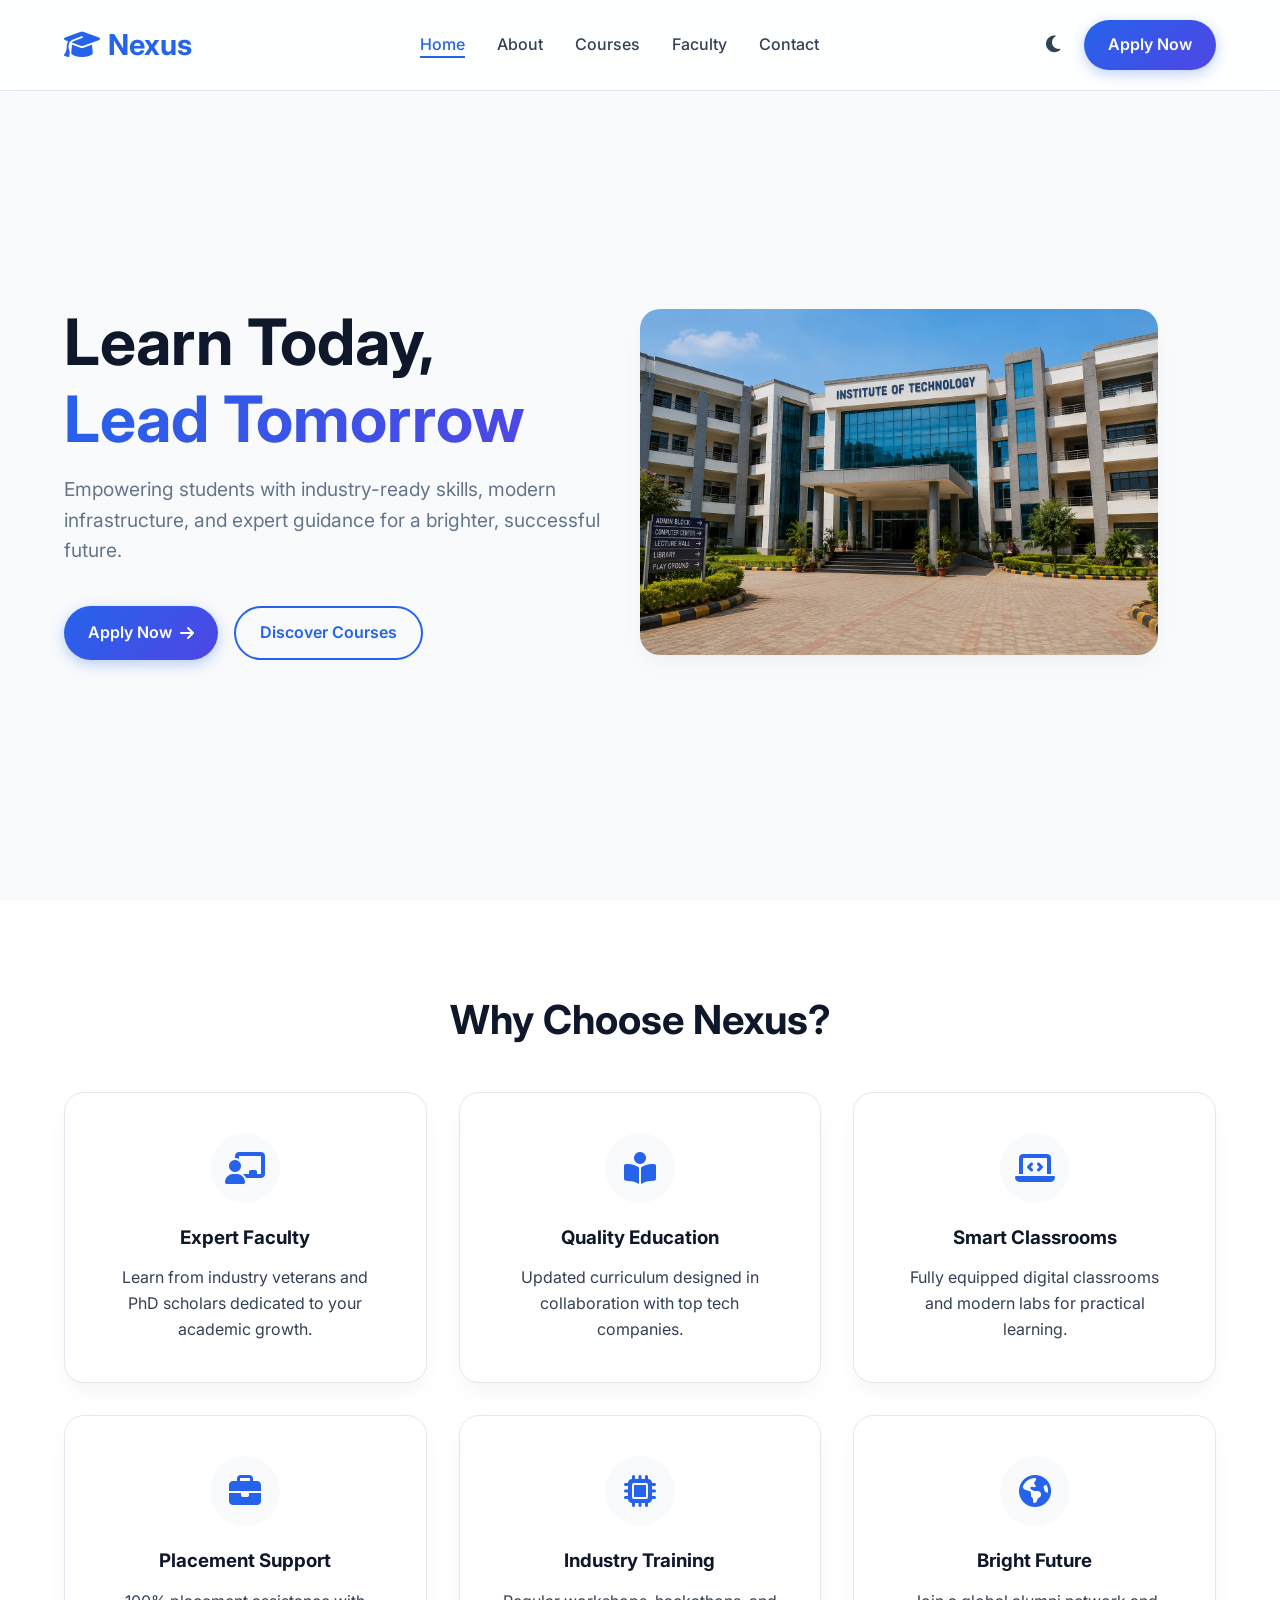
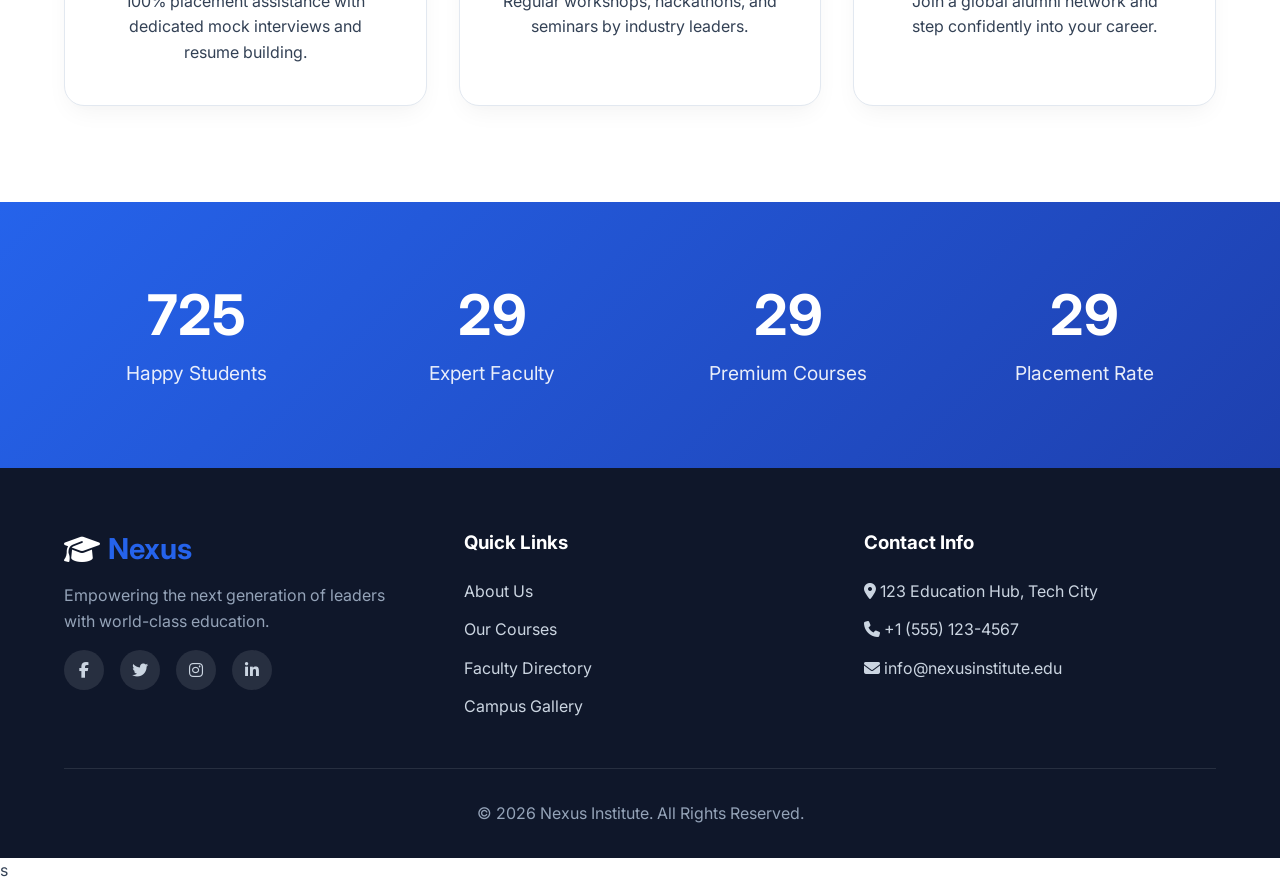
<file: index.html>
<!DOCTYPE html>
<html lang="en" data-theme="light">
<head>
    <meta charset="UTF-8">
    <meta name="viewport" content="width=device-width, initial-scale=1.0">
    <title>Nexus Institute | Learn Today, Lead Tomorrow</title>
    
    <!-- Google Fonts -->
    <link href="https://fonts.googleapis.com/css2?family=Inter:wght@300;400;500;600;700&display=swap" rel="stylesheet">
    <!-- FontAwesome Icons -->
    <link rel="stylesheet" href="https://cdnjs.cloudflare.com/ajax/libs/font-awesome/6.4.0/css/all.min.css">
    <!-- Custom CSS -->
    <link rel="stylesheet" href="style.css">
</head>
<body>
    <!-- Scroll Progress Bar -->
    <div id="scroll-progress"></div>

    <!-- Navbar -->
    <nav class="navbar">
        <div class="nav-logo">
            <a href="index.html">
                <h2><i class="fa-solid fa-graduation-cap"></i> Nexus</h2>
            </a>
        </div>
        <ul class="nav-links">
            <li><a href="index.html">Home</a></li>
            <li><a href="about.html">About</a></li>
            <li><a href="courses.html">Courses</a></li>
            <li><a href="faculty.html">Faculty</a></li>
            <li><a href="contact.html">Contact</a></li>
        </ul>
        <div class="nav-actions">
            <button id="theme-toggle" aria-label="Toggle Dark Mode">
                <i class="fa-solid fa-moon"></i>
            </button>
            <a href="contact.html" class="btn btn-primary">Apply Now</a>
            <button class="hamburger"><i class="fa-solid fa-bars"></i></button>
        </div>
    </nav>

    <!-- Hero Section -->
    <header class="hero">
        <div class="hero-content fade-up">
            <h1>Learn Today,<br><span>Lead Tomorrow</span></h1>
            <p class="hero-subtitle">Empowering students with industry-ready skills, modern infrastructure, and expert guidance for a brighter, successful future.</p>
            <div class="hero-buttons">
                <a href="contact.html" class="btn btn-primary">Apply Now <i class="fa-solid fa-arrow-right"></i></a>
                <a href="courses.html" class="btn btn-outline">Discover Courses</a>
            </div>
        </div>
        <div class="hero-image">
    <img src="institute.png" alt=" Modern Institute Campus">
</div>
    </header>

    <!-- Feature Cards Section -->
    <section class="features">
        <h2 class="section-title fade-up">Why Choose Nexus?</h2>
        <div class="grid-6 fade-up">
            <div class="feature-card">
                <div class="feature-icon"><i class="fa-solid fa-chalkboard-user"></i></div>
                <h3>Expert Faculty</h3>
                <p>Learn from industry veterans and PhD scholars dedicated to your academic growth.</p>
            </div>
            <div class="feature-card">
                <div class="feature-icon"><i class="fa-solid fa-book-open-reader"></i></div>
                <h3>Quality Education</h3>
                <p>Updated curriculum designed in collaboration with top tech companies.</p>
            </div>
            <div class="feature-card">
                <div class="feature-icon"><i class="fa-solid fa-laptop-code"></i></div>
                <h3>Smart Classrooms</h3>
                <p>Fully equipped digital classrooms and modern labs for practical learning.</p>
            </div>
            <div class="feature-card">
                <div class="feature-icon"><i class="fa-solid fa-briefcase"></i></div>
                <h3>Placement Support</h3>
                <p>100% placement assistance with dedicated mock interviews and resume building.</p>
            </div>
            <div class="feature-card">
                <div class="feature-icon"><i class="fa-solid fa-microchip"></i></div>
                <h3>Industry Training</h3>
                <p>Regular workshops, hackathons, and seminars by industry leaders.</p>
            </div>
            <div class="feature-card">
                <div class="feature-icon"><i class="fa-solid fa-earth-americas"></i></div>
                <h3>Bright Future</h3>
                <p>Join a global alumni network and step confidently into your career.</p>
            </div>
        </div>
    </section>

    <!-- Statistics Section -->
    <section class="stats fade-up">
        <div class="stat-item">
            <h2 class="counter" data-target="5000" data-suffix="+">0</h2>
            <p>Happy Students</p>
        </div>
        <div class="stat-item">
            <h2 class="counter" data-target="120" data-suffix="+">0</h2>
            <p>Expert Faculty</p>
        </div>
        <div class="stat-item">
            <h2 class="counter" data-target="50" data-suffix="+">0</h2>
            <p>Premium Courses</p>
        </div>
        <div class="stat-item">
            <h2 class="counter" data-target="98" data-suffix="%">0</h2>
            <p>Placement Rate</p>
        </div>
    </section>

    <!-- Footer -->
    <footer>
        <div class="footer-grid">
            <div class="footer-col">
                <div class="nav-logo" style="margin-bottom: 1rem;">
                    <a href="index.html">
                        <h2><i class="fa-solid fa-graduation-cap" style="color: white;"></i> Nexus</h2>
                    </a>
                </div>
                <p style="color: #94a3b8;">Empowering the next generation of leaders with world-class education.</p>
                <div class="social-links">
                    <a href="#"><i class="fa-brands fa-facebook-f"></i></a>
                    <a href="#"><i class="fa-brands fa-twitter"></i></a>
                    <a href="#"><i class="fa-brands fa-instagram"></i></a>
                    <a href="#"><i class="fa-brands fa-linkedin-in"></i></a>
                </div>
            </div>
            <div class="footer-col">
                <h3>Quick Links</h3>
                <ul>
                    <li><a href="about.html">About Us</a></li>
                    <li><a href="courses.html">Our Courses</a></li>
                    <li><a href="faculty.html">Faculty Directory</a></li>
                    <li><a href="gallery.html">Campus Gallery</a></li>
                </ul>
            </div>
            <div class="footer-col">
                <h3>Contact Info</h3>
                <ul style="color: #cbd5e1;">
                    <li><i class="fa-solid fa-location-dot"></i> 123 Education Hub, Tech City</li>
                    <li><i class="fa-solid fa-phone"></i> +1 (555) 123-4567</li>
                    <li><i class="fa-solid fa-envelope"></i> info@nexusinstitute.edu</li>
                </ul>
            </div>
        </div>
        <div class="footer-bottom">
            <p>&copy; 2026 Nexus Institute. All Rights Reserved.</p>
        </div>
    </footer>

    <!-- Scripts -->
    <script src="script.js"></script>
</body>
</html>s
</file>
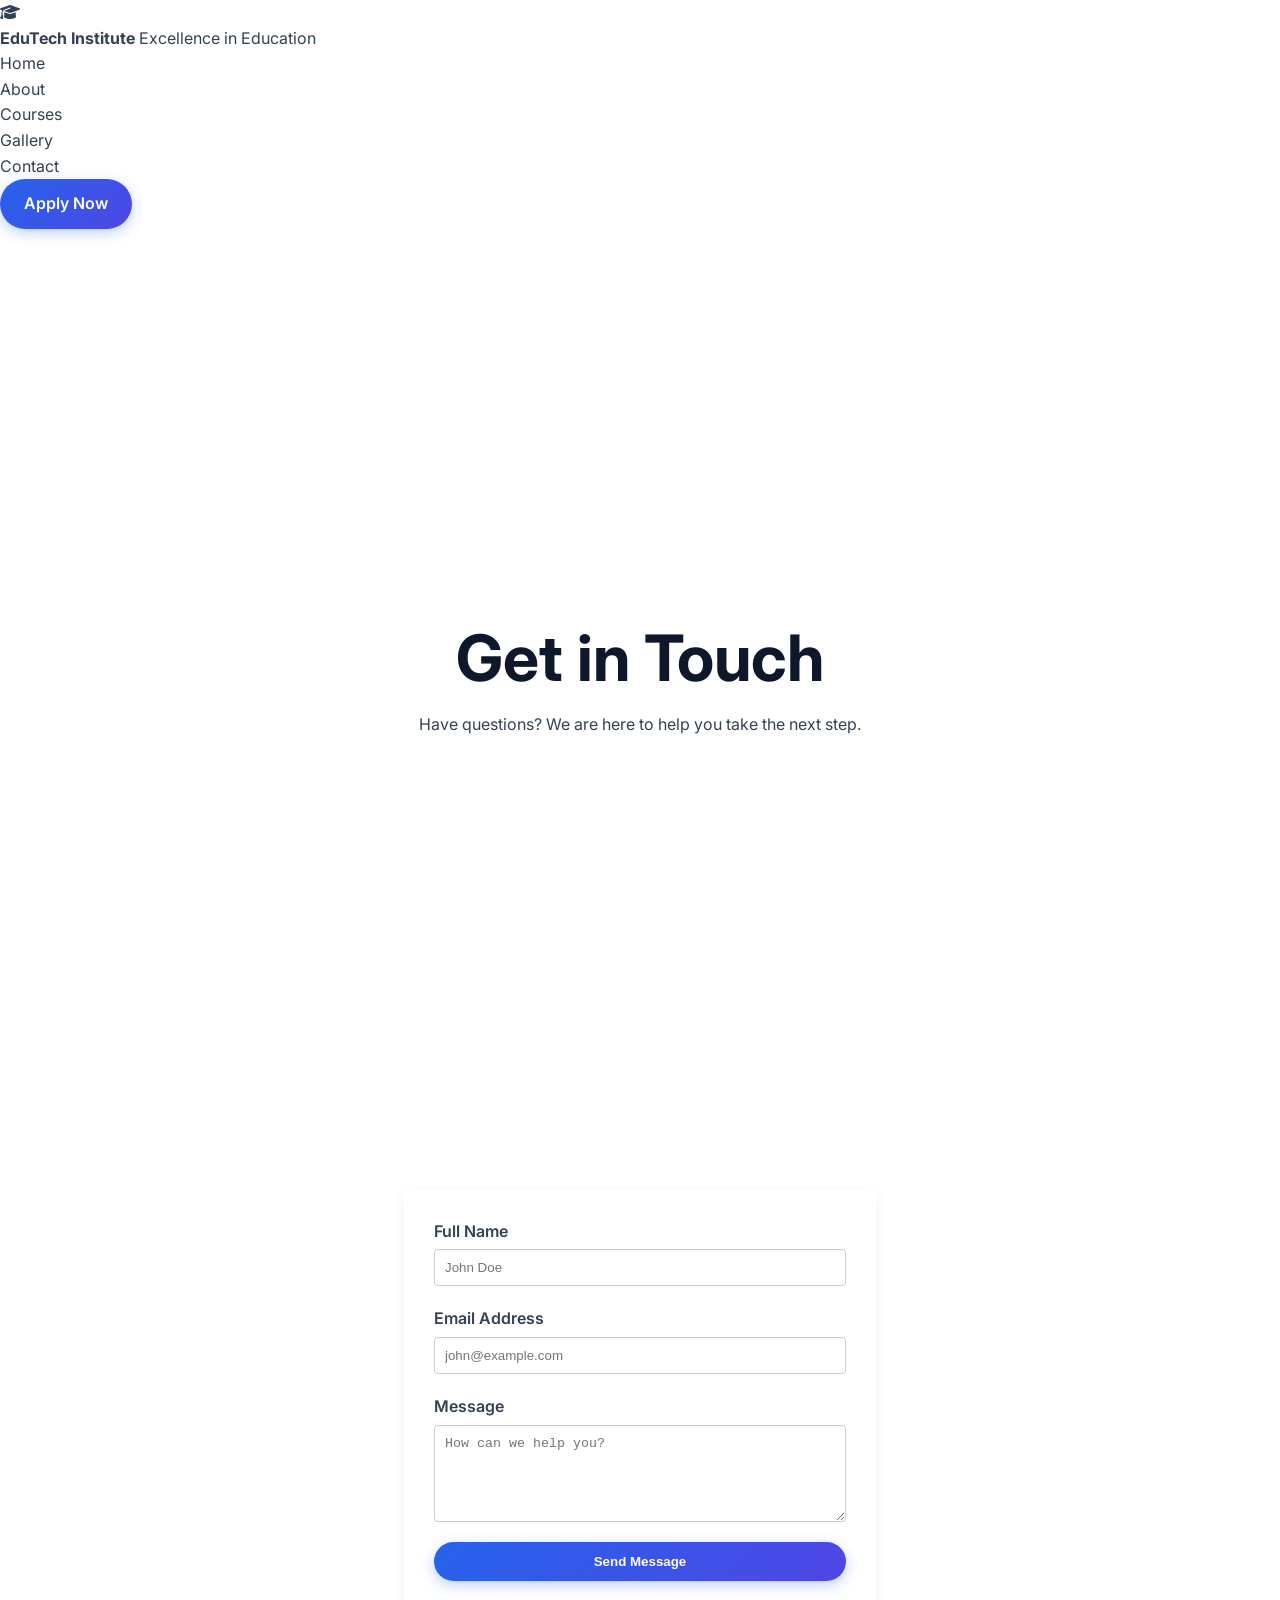
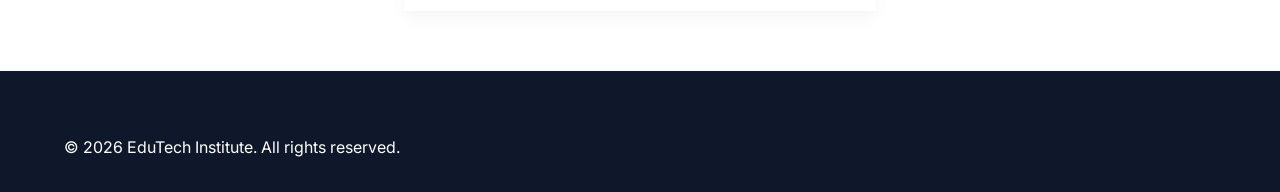
<file: Contact.html>
<!DOCTYPE html>
<html lang="en">
<head>
    <meta charset="UTF-8">
    <meta name="viewport" content="width=device-width, initial-scale=1.0">
    <title>Contact Us - EduTech Institute</title>
    <link rel="stylesheet" href="style.css">
    <link rel="stylesheet" href="https://cdnjs.cloudflare.com/ajax/libs/font-awesome/6.4.0/css/all.min.css">
    <link href="https://fonts.googleapis.com/css2?family=Inter:wght@400;600;700&display=swap" rel="stylesheet">
</head>
<body>

    <header>
        <div class="logo">
            <i class="fa-solid fa-graduation-cap logo-icon"></i>
            <div>
                <strong>EduTech Institute</strong>
                <span>Excellence in Education</span>
            </div>
        </div>
        <nav>
            <ul>
                <li><a href="index.html">Home</a></li>
                <li><a href="about.html">About</a></li>
                <li><a href="courses.html">Courses</a></li>
                <li><a href="gallery.html">Gallery</a></li>
                <li><a href="contact.html" class="active">Contact</a></li>
            </ul>
        </nav>
        <a href="#apply" class="btn btn-primary">Apply Now</a>
    </header>

    <section class="hero" style="background-color: var(--bg-light); text-align: center; justify-content: center; padding: 40px 5%;">
        <div class="hero-content">
            <h1>Get in Touch</h1>
            <p class="description">Have questions? We are here to help you take the next step.</p>
        </div>
    </section>

    <section style="padding: 60px 5%; max-width: 600px; margin: 0 auto;">
        <form style="display: flex; flex-direction: column; gap: 20px; background: var(--white); padding: 30px; border-radius: var(--border-radius); box-shadow: 0 4px 15px rgba(0,0,0,0.05);">
            <div style="display: flex; flex-direction: column; gap: 5px;">
                <label for="name" style="font-weight: 600;">Full Name</label>
                <input type="text" id="name" placeholder="John Doe" style="padding: 10px; border: 1px solid #ccc; border-radius: 4px;">
            </div>
            
            <div style="display: flex; flex-direction: column; gap: 5px;">
                <label for="email" style="font-weight: 600;">Email Address</label>
                <input type="email" id="email" placeholder="john@example.com" style="padding: 10px; border: 1px solid #ccc; border-radius: 4px;">
            </div>

            <div style="display: flex; flex-direction: column; gap: 5px;">
                <label for="message" style="font-weight: 600;">Message</label>
                <textarea id="message" rows="5" placeholder="How can we help you?" style="padding: 10px; border: 1px solid #ccc; border-radius: 4px; resize: vertical;"></textarea>
            </div>

            <button type="submit" class="btn btn-primary" style="width: 100%; border: none;">Send Message</button>
        </form>
    </section>

    <footer>
        <p>&copy; 2026 EduTech Institute. All rights reserved.</p>
    </footer>

</body>
</html>
</file>
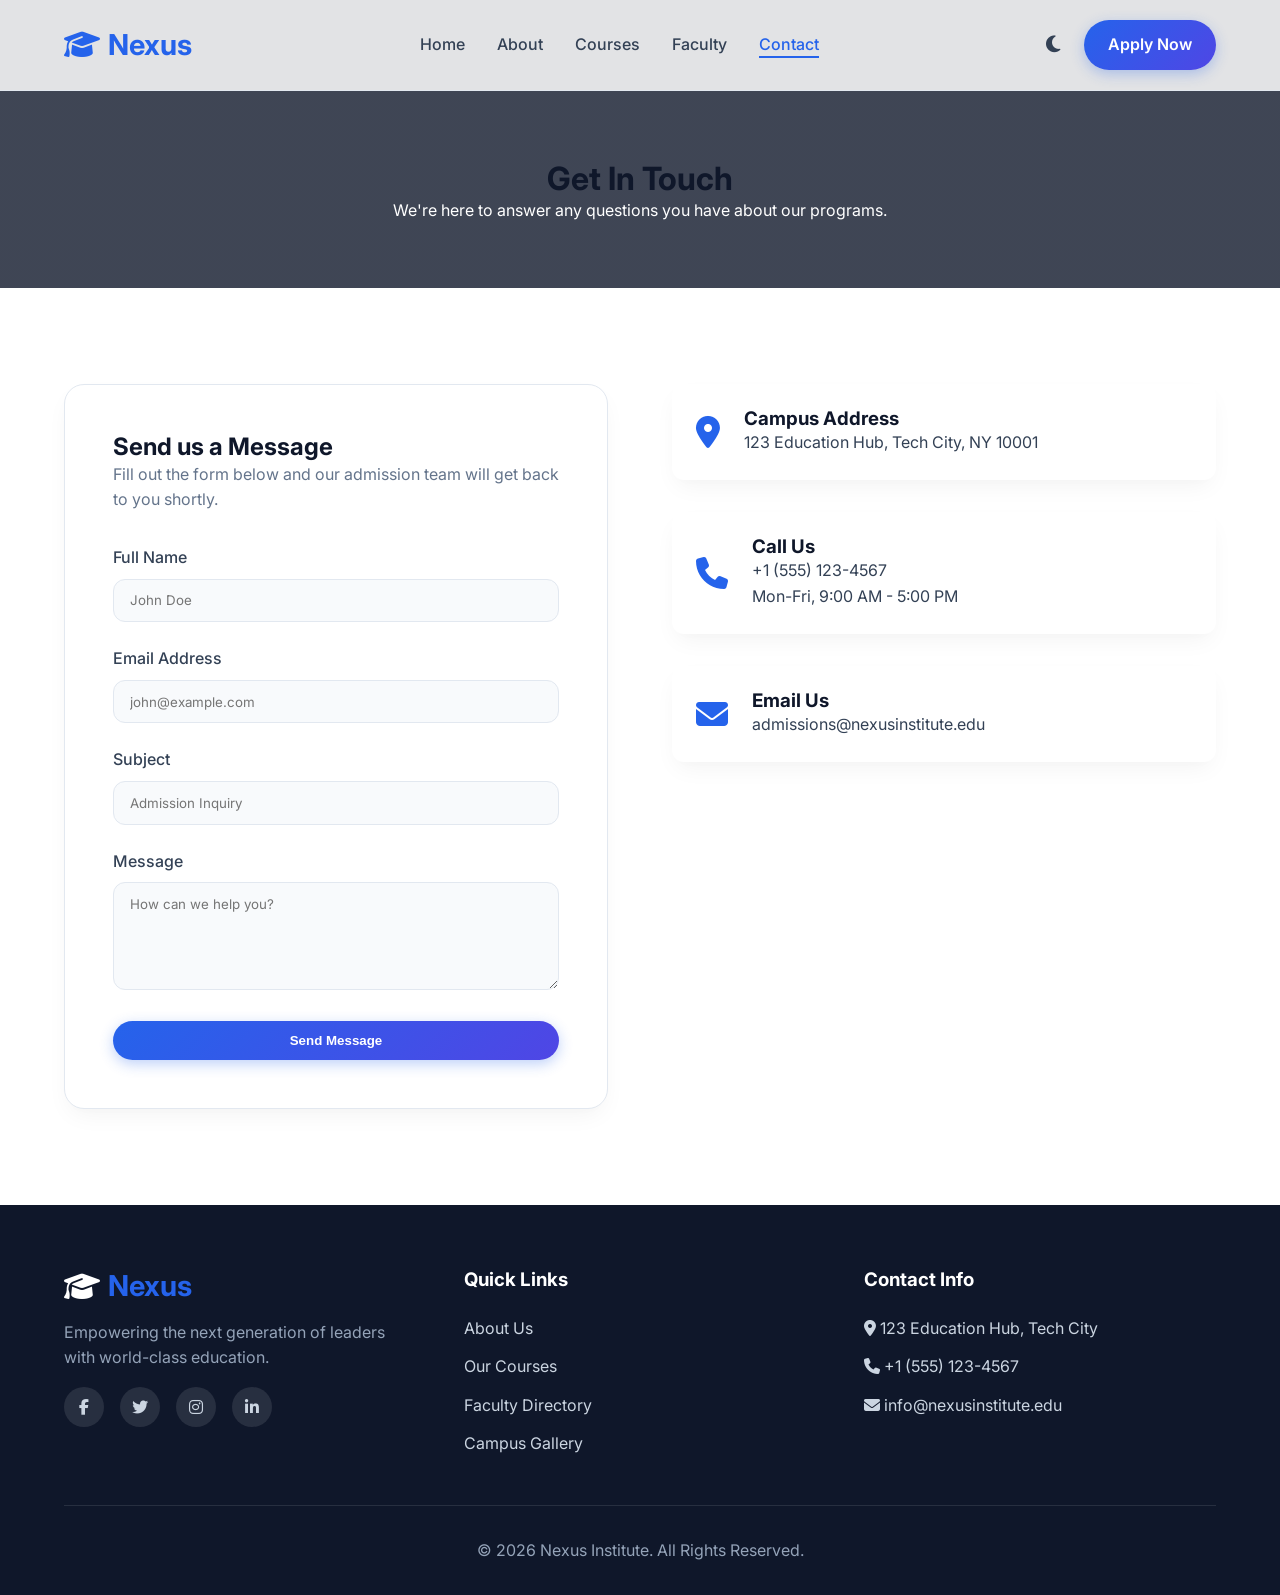
<file: contact.html>
<!DOCTYPE html>
<html lang="en" data-theme="light">
<head>
    <meta charset="UTF-8">
    <meta name="viewport" content="width=device-width, initial-scale=1.0">
    <title>Contact Us | Nexus Institute</title>
    <link href="https://fonts.googleapis.com/css2?family=Inter:wght@300;400;500;600;700&display=swap" rel="stylesheet">
    <link rel="stylesheet" href="https://cdnjs.cloudflare.com/ajax/libs/font-awesome/6.4.0/css/all.min.css">
    <link rel="stylesheet" href="style.css">
    <style>
        .page-header {
            padding: 10rem 5% 4rem;
            background: linear-gradient(rgba(15,23,42,0.8), rgba(15,23,42,0.8)), url('https://images.unsplash.com/photo-1541339907198-e08756dedf3f?ixlib=rb-4.0.3&auto=format&fit=crop&w=1920&q=80') center/cover;
            color: white;
            text-align: center;
        }
        .contact-container {
            display: grid;
            grid-template-columns: 1fr 1fr;
            gap: 4rem;
            padding: 6rem 5%;
        }
        .contact-form {
            background: var(--card-bg);
            padding: 3rem;
            border-radius: var(--radius-lg);
            box-shadow: var(--shadow-soft);
            border: 1px solid var(--border-color);
        }
        .form-group { margin-bottom: 1.5rem; }
        .form-group label { display: block; margin-bottom: 0.5rem; font-weight: 500; }
        .form-control {
            width: 100%;
            padding: 0.8rem 1rem;
            border: 1px solid var(--border-color);
            border-radius: var(--radius-md);
            background: var(--bg-alt);
            color: var(--text-main);
            font-family: inherit;
        }
        .form-control:focus { outline: none; border-color: var(--primary-color); }
        .error-msg { color: #ef4444; font-size: 0.85rem; margin-top: 0.5rem; display: none; }
        
        .contact-info-cards { display: grid; gap: 2rem; margin-bottom: 2rem; }
        .info-card {
            display: flex;
            align-items: center;
            gap: 1.5rem;
            padding: 1.5rem;
            background: var(--card-bg);
            border-radius: var(--radius-md);
            box-shadow: var(--shadow-soft);
        }
        .info-card i { font-size: 2rem; color: var(--primary-color); }
        .map-container { border-radius: var(--radius-md); overflow: hidden; height: 300px; }
        
        @media (max-width: 768px) {
            .contact-container { grid-template-columns: 1fr; }
        }
    </style>
</head>
<body>
    <div id="scroll-progress"></div>

    <nav class="navbar">
        <div class="nav-logo">
            <a href="index.html"><h2><i class="fa-solid fa-graduation-cap"></i> Nexus</h2></a>
        </div>
        <ul class="nav-links">
            <li><a href="index.html">Home</a></li>
            <li><a href="about.html">About</a></li>
            <li><a href="courses.html">Courses</a></li>
            <li><a href="faculty.html">Faculty</a></li>
            <li><a href="contact.html">Contact</a></li>
        </ul>
        <div class="nav-actions">
            <button id="theme-toggle" aria-label="Toggle Dark Mode"><i class="fa-solid fa-moon"></i></button>
            <a href="#" class="btn btn-primary">Apply Now</a>
            <button class="hamburger"><i class="fa-solid fa-bars"></i></button>
        </div>
    </nav>
    
    <header class="page-header">
        <h1>Get In Touch</h1>
        <p>We're here to answer any questions you have about our programs.</p>
    </header>

    <section class="contact-container">
        <div class="contact-form fade-up">
            <h2>Send us a Message</h2>
            <p style="color: var(--text-muted); margin-bottom: 2rem;">Fill out the form below and our admission team will get back to you shortly.</p>
            
            <form id="contactForm" novalidate>
                <div class="form-group">
                    <label>Full Name</label>
                    <input type="text" id="name" class="form-control" placeholder="John Doe">
                    <div class="error-msg" id="nameError">Please enter your name.</div>
                </div>
                <div class="form-group">
                    <label>Email Address</label>
                    <input type="email" id="email" class="form-control" placeholder="john@example.com">
                    <div class="error-msg" id="emailError">Please enter a valid email.</div>
                </div>
                <div class="form-group">
                    <label>Subject</label>
                    <input type="text" id="subject" class="form-control" placeholder="Admission Inquiry">
                </div>
                <div class="form-group">
                    <label>Message</label>
                    <textarea id="message" class="form-control" rows="5" placeholder="How can we help you?"></textarea>
                    <div class="error-msg" id="msgError">Message cannot be empty.</div>
                </div>
                <button type="submit" class="btn btn-primary" style="width: 100%;">Send Message</button>
            </form>
        </div>

        <div class="contact-details fade-up">
            <div class="contact-info-cards">
                <div class="info-card">
                    <i class="fa-solid fa-location-dot"></i>
                    <div>
                        <h3>Campus Address</h3>
                        <p>123 Education Hub, Tech City, NY 10001</p>
                    </div>
                </div>
                <div class="info-card">
                    <i class="fa-solid fa-phone"></i>
                    <div>
                        <h3>Call Us</h3>
                        <p>+1 (555) 123-4567<br>Mon-Fri, 9:00 AM - 5:00 PM</p>
                    </div>
                </div>
                <div class="info-card">
                    <i class="fa-solid fa-envelope"></i>
                    <div>
                        <h3>Email Us</h3>
                        <p>admissions@nexusinstitute.edu</p>
                    </div>
                </div>
            </div>
            
            <div class="map-container">
                <iframe src="https://www.google.com/maps/embed?pb=!1m18!1m12!1m3!1d3022.1!2d-73.98!3d40.75!2m3!1f0!2f0!3f0!3m2!1i1024!2i768!4f13.1!3m3!1m2!1s0x0%3A0x0!2zM40zMCcwMC4wIk4gNzPCsDU4JzQ4LjAiVw!5e0!3m2!1sen!2sus!4v1620000000000!5m2!1sen!2sus" width="100%" height="100%" style="border:0;" allowfullscreen="" loading="lazy"></iframe>
            </div>
        </div>
    </section>

    <footer>
        <div class="footer-grid">
            <div class="footer-col">
                <div class="nav-logo" style="margin-bottom: 1rem;">
                    <a href="index.html"><h2><i class="fa-solid fa-graduation-cap" style="color: white;"></i> Nexus</h2></a>
                </div>
                <p style="color: #94a3b8;">Empowering the next generation of leaders with world-class education.</p>
                <div class="social-links">
                    <a href="#"><i class="fa-brands fa-facebook-f"></i></a>
                    <a href="#"><i class="fa-brands fa-twitter"></i></a>
                    <a href="#"><i class="fa-brands fa-instagram"></i></a>
                    <a href="#"><i class="fa-brands fa-linkedin-in"></i></a>
                </div>
            </div>
            <div class="footer-col">
                <h3>Quick Links</h3>
                <ul>
                    <li><a href="about.html">About Us</a></li>
                    <li><a href="courses.html">Our Courses</a></li>
                    <li><a href="faculty.html">Faculty Directory</a></li>
                    <li><a href="gallery.html">Campus Gallery</a></li>
                </ul>
            </div>
            <div class="footer-col">
                <h3>Contact Info</h3>
                <ul style="color: #cbd5e1;">
                    <li><i class="fa-solid fa-location-dot"></i> 123 Education Hub, Tech City</li>
                    <li><i class="fa-solid fa-phone"></i> +1 (555) 123-4567</li>
                    <li><i class="fa-solid fa-envelope"></i> info@nexusinstitute.edu</li>
                </ul>
            </div>
        </div>
        <div class="footer-bottom">
            <p>&copy; 2026 Nexus Institute. All Rights Reserved.</p>
        </div>
    </footer>

    <script src="script.js"></script>
    <script>
        document.getElementById('contactForm').addEventListener('submit', function(e) {
            e.preventDefault();
            let isValid = true;
            
            const name = document.getElementById('name').value.trim();
            const email = document.getElementById('email').value.trim();
            const message = document.getElementById('message').value.trim();
            
            if(name === "") {
                document.getElementById('nameError').style.display = 'block';
                isValid = false;
            } else { document.getElementById('nameError').style.display = 'none'; }
            
            const emailRegex = /^[^\s@]+@[^\s@]+\.[^\s@]+$/;
            if(!emailRegex.test(email)) {
                document.getElementById('emailError').style.display = 'block';
                isValid = false;
            } else { document.getElementById('emailError').style.display = 'none'; }
            
            if(message === "") {
                document.getElementById('msgError').style.display = 'block';
                isValid = false;
            } else { document.getElementById('msgError').style.display = 'none'; }
            
            if(isValid) {
                alert("Thank you! Your message has been sent successfully.");
                this.reset();
            }
        });
    </script>
</body>
</html>
</file>
<file: style.css>
/* =========================================
   CSS Variables & Theme Setup
========================================= */
:root {
  /* Light Theme Colors (Blue + White) */
  --primary-color: #2563eb;
  --primary-hover: #1d4ed8;
  --secondary-color: #0f172a;
  --bg-color: #ffffff;
  --bg-alt: #f8fafc;
  --text-main: #334155;
  --text-muted: #64748b;
  --card-bg: #ffffff;
  --border-color: #e2e8f0;
  
  /* UI Elements */
  --shadow-soft: 0 10px 25px -5px rgba(0, 0, 0, 0.05), 0 8px 10px -6px rgba(0, 0, 0, 0.01);
  --shadow-hover: 0 20px 25px -5px rgba(0, 0, 0, 0.1), 0 10px 10px -5px rgba(0, 0, 0, 0.04);
  --radius-md: 12px;
  --radius-lg: 20px;
  --transition: all 0.3s cubic-bezier(0.4, 0, 0.2, 1);
  --glass-bg: rgba(255, 255, 255, 0.85);
}

[data-theme="dark"] {
  --primary-color: #3b82f6;
  --primary-hover: #60a5fa;
  --secondary-color: #f8fafc;
  --bg-color: #0f172a;
  --bg-alt: #1e293b;
  --text-main: #cbd5e1;
  --text-muted: #94a3b8;
  --card-bg: #1e293b;
  --border-color: #334155;
  --glass-bg: rgba(15, 23, 42, 0.85);
  --shadow-soft: 0 10px 25px -5px rgba(0,0,0, 0.5);
}

/* =========================================
   Reset & Base Styles
========================================= */
* {
  margin: 0;
  padding: 0;
  box-sizing: border-box;
}

html {
  scroll-behavior: smooth;
}

body {
  font-family: 'Inter', system-ui, -apple-system, sans-serif;
  background-color: var(--bg-color);
  color: var(--text-main);
  line-height: 1.6;
  transition: background-color 0.3s ease, color 0.3s ease;
  overflow-x: hidden;
}

a { text-decoration: none; color: inherit; }
ul { list-style: none; }
img { max-width: 100%; height: auto; display: block; border-radius: var(--radius-md); }

/* Scroll Progress Bar */
#scroll-progress {
  position: fixed;
  top: 0;
  left: 0;
  width: 0%;
  height: 4px;
  background: linear-gradient(90deg, #2563eb, #60a5fa);
  z-index: 9999;
  transition: width 0.1s ease;
}

/* =========================================
   Typography & Buttons
========================================= */
h1, h2, h3, h4 {
  color: var(--secondary-color);
  font-weight: 700;
  line-height: 1.2;
}

.section-title {
  text-align: center;
  font-size: 2.5rem;
  margin-bottom: 3rem;
  position: relative;
}

.btn {
  display: inline-flex;
  align-items: center;
  justify-content: center;
  padding: 0.75rem 1.5rem;
  border-radius: 50px;
  font-weight: 600;
  cursor: pointer;
  transition: var(--transition);
  border: none;
  gap: 0.5rem;
}

.btn-primary {
  background: linear-gradient(135deg, var(--primary-color), #4f46e5);
  color: white !important;
  box-shadow: 0 4px 14px rgba(37, 99, 235, 0.3);
}

.btn-primary:hover {
  transform: translateY(-2px);
  box-shadow: 0 6px 20px rgba(37, 99, 235, 0.4);
}

.btn-outline {
  background: transparent;
  border: 2px solid var(--primary-color);
  color: var(--primary-color);
}

.btn-outline:hover {
  background: var(--primary-color);
  color: white;
}

/* =========================================
   Navigation (Glassmorphism)
========================================= */
.navbar {
  position: fixed;
  top: 0;
  width: 100%;
  padding: 1.25rem 5%;
  display: flex;
  justify-content: space-between;
  align-items: center;
  z-index: 1000;
  background: var(--glass-bg);
  backdrop-filter: blur(12px);
  border-bottom: 1px solid var(--border-color);
  transition: var(--transition);
}

.nav-logo h2 {
  font-size: 1.8rem;
  color: var(--primary-color);
  display: flex;
  align-items: center;
  gap: 0.5rem;
}

.nav-links {
  display: flex;
  gap: 2rem;
  align-items: center;
}

.nav-links a {
  font-weight: 500;
  position: relative;
  transition: var(--transition);
}

.nav-links a:hover, .nav-links a.active {
  color: var(--primary-color);
}

.nav-links a::after {
  content: '';
  position: absolute;
  bottom: -4px;
  left: 0;
  width: 0;
  height: 2px;
  background: var(--primary-color);
  transition: var(--transition);
}

.nav-links a:hover::after, .nav-links a.active::after {
  width: 100%;
}

.nav-actions {
  display: flex;
  align-items: center;
  gap: 1.5rem;
}

#theme-toggle {
  background: none;
  border: none;
  color: var(--text-main);
  font-size: 1.2rem;
  cursor: pointer;
}

.hamburger {
  display: none;
  background: none;
  border: none;
  font-size: 1.5rem;
  color: var(--text-main);
  cursor: pointer;
}

/* =========================================
   Hero Section
========================================= */
.hero {
  min-height: 100vh;
  display: flex;
  align-items: center;
  padding: 8rem 5% 4rem;
  background: var(--bg-alt);
  position: relative;
  overflow: hidden;
}

.hero-content {
  flex: 1;
  z-index: 2;
}

.hero h1 {
  font-size: 4rem;
  margin-bottom: 1rem;
}

.hero h1 span {
  background: linear-gradient(135deg, var(--primary-color), #4f46e5);
  -webkit-background-clip: text;
  -webkit-text-fill-color: transparent;
}

.hero-subtitle {
  font-size: 1.2rem;
  color: var(--text-muted);
  margin-bottom: 2.5rem;
  max-width: 600px;
}

.hero-buttons {
  display: flex;
  gap: 1rem;
}

.hero-image {
  flex: 1;
  position: relative;
  z-index: 2;
  text-align: right;
}

.hero-image img {
  max-width: 90%;
  border-radius: var(--radius-lg);
  box-shadow: var(--shadow-soft);
  animation: float 6s ease-in-out infinite;
}

@keyframes float {
  0% { transform: translateY(0px); }
  50% { transform: translateY(-20px); }
  100% { transform: translateY(0px); }
}

/* =========================================
   Features Section (Cards)
========================================= */
.features {
  padding: 6rem 5%;
  background: var(--bg-color);
}

.grid-6 {
  display: grid;
  grid-template-columns: repeat(auto-fit, minmax(300px, 1fr));
  gap: 2rem;
}

.feature-card {
  background: var(--card-bg);
  padding: 2.5rem;
  border-radius: var(--radius-lg);
  box-shadow: var(--shadow-soft);
  border: 1px solid var(--border-color);
  transition: var(--transition);
  text-align: center;
}

.feature-card:hover {
  transform: translateY(-10px);
  box-shadow: var(--shadow-hover);
}

.feature-icon {
  width: 70px;
  height: 70px;
  background: var(--bg-alt);
  color: var(--primary-color);
  border-radius: 50%;
  display: inline-flex;
  align-items: center;
  justify-content: center;
  font-size: 2rem;
  margin-bottom: 1.5rem;
  transition: var(--transition);
}

.feature-card:hover .feature-icon {
  background: var(--primary-color);
  color: white;
}

.feature-card h3 {
  margin-bottom: 1rem;
}

/* =========================================
   Statistics / Counters
========================================= */
.stats {
  padding: 5rem 5%;
  background: linear-gradient(135deg, var(--primary-color), #1e40af);
  color: white;
  display: grid;
  grid-template-columns: repeat(auto-fit, minmax(200px, 1fr));
  gap: 2rem;
  text-align: center;
}

.stat-item h2 {
  color: white;
  font-size: 3.5rem;
  margin-bottom: 0.5rem;
}

.stat-item p {
  font-size: 1.2rem;
  opacity: 0.9;
}

/* =========================================
   Footer
========================================= */
footer {
  background: var(--secondary-color);
  color: white;
  padding: 4rem 5% 2rem;
}

.footer-grid {
  display: grid;
  grid-template-columns: repeat(auto-fit, minmax(250px, 1fr));
  gap: 3rem;
  margin-bottom: 3rem;
}

.footer-col h3 {
  color: white;
  margin-bottom: 1.5rem;
}

.footer-col ul {
  display: flex;
  flex-direction: column;
  gap: 0.8rem;
}

.footer-col a {
  color: #cbd5e1;
  transition: var(--transition);
}

.footer-col a:hover {
  color: var(--primary-color);
  padding-left: 5px;
}

.social-links {
  display: flex;
  gap: 1rem;
  margin-top: 1rem;
}

.social-links a {
  width: 40px;
  height: 40px;
  border-radius: 50%;
  background: rgba(255,255,255,0.1);
  display: flex;
  align-items: center;
  justify-content: center;
}

.social-links a:hover {
  background: var(--primary-color);
  color: white;
}

.footer-bottom {
  text-align: center;
  padding-top: 2rem;
  border-top: 1px solid rgba(255,255,255,0.1);
  color: #94a3b8;
}

/* =========================================
   Responsive Design
========================================= */
@media (max-width: 992px) {
  .hero {
    flex-direction: column;
    text-align: center;
    padding-top: 8rem;
  }
  .hero-subtitle { margin: 0 auto 2rem; }
  .hero-buttons { justify-content: center; }
  .hero-image { margin-top: 3rem; }
}

@media (max-width: 768px) {
  .nav-links, .nav-actions .btn {
    display: none;
  }
  .hamburger {
    display: block;
  }
  /* Mobile Menu Styles */
  .nav-links.active {
    display: flex;
    flex-direction: column;
    position: absolute;
    top: 100%;
    left: 0;
    width: 100%;
    background: var(--card-bg);
    padding: 2rem;
    box-shadow: var(--shadow-soft);
  }
  .hero h1 { font-size: 2.8rem; }
}

/* Animations */
.fade-up {
  opacity: 0;
  transform: translateY(30px);
  transition: opacity 0.8s ease, transform 0.8s ease;
}

.fade-up.visible {
  opacity: 1;
  transform: translateY(0);
}
</file>
